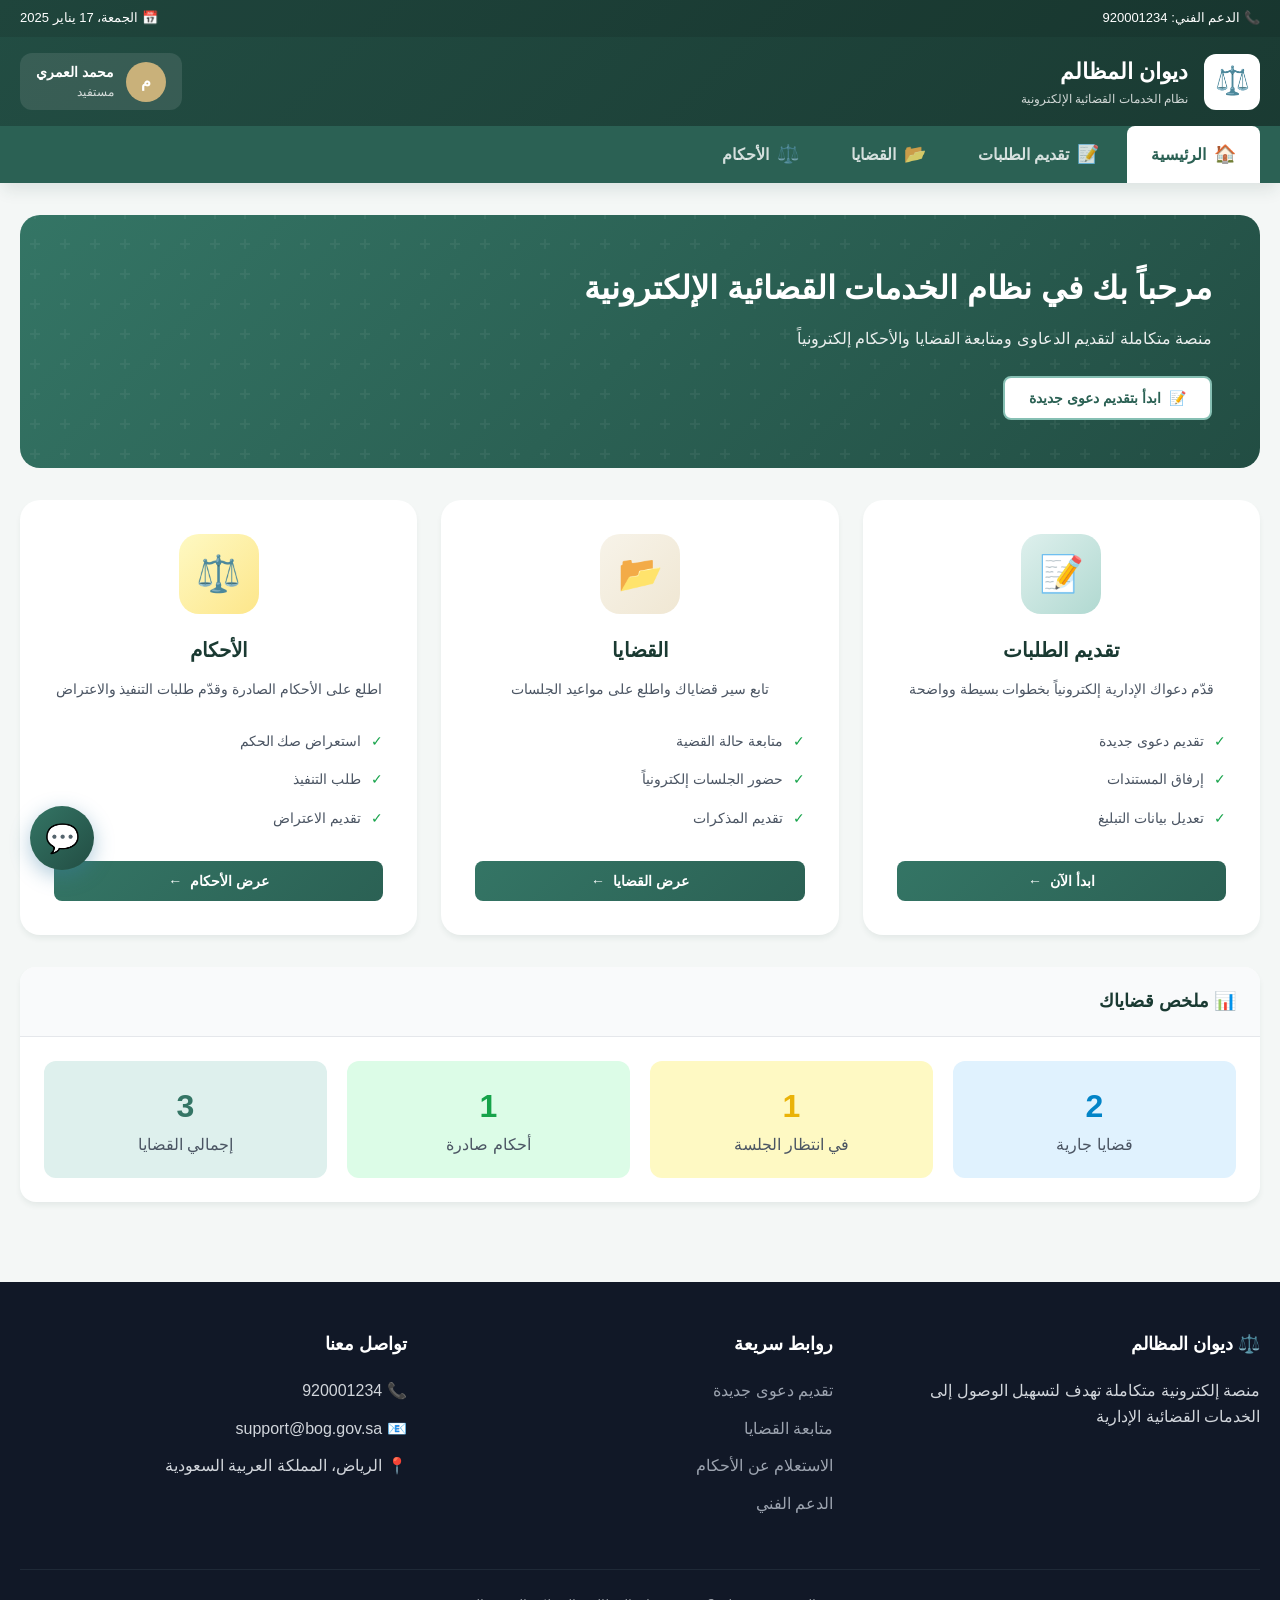
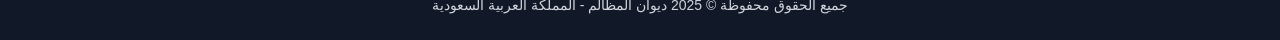
<file: index.html>
<!DOCTYPE html>
<html lang="ar" dir="rtl">

<head>
    <meta charset="UTF-8">
    <meta name="viewport" content="width=device-width, initial-scale=1.0">
    <title>نظام الخدمات القضائية الإلكترونية - ديوان المظالم</title>

    <!-- CSS Files -->
    <link rel="stylesheet" href="css/variables.css">
    <link rel="stylesheet" href="css/base.css">
    <link rel="stylesheet" href="css/controls.css">
    <link rel="stylesheet" href="css/layout.css">
    <link rel="stylesheet" href="css/cards.css">
    <link rel="stylesheet" href="css/forms.css">
    <link rel="stylesheet" href="css/modals.css">
    <link rel="stylesheet" href="css/tables.css">
    <link rel="stylesheet" href="css/chatbot.css">
</head>

<body>
    <!-- Header -->
    <header class="header">
        <div class="header-top">
            <div class="container">
                <span>📞 الدعم الفني: 920001234</span>
                <span>📅 الجمعة، 17 يناير 2025</span>
            </div>
        </div>
        <div class="header-main">
            <div class="container">
                <div class="logo">
                    <div class="logo-icon">⚖️</div>
                    <div class="logo-text">
                        <h1>ديوان المظالم</h1>
                        <p>نظام الخدمات القضائية الإلكترونية</p>
                    </div>
                </div>
                <div class="header-actions">
                    <div class="user-menu">
                        <div class="user-avatar">م</div>
                        <div class="user-info">
                            <div class="user-name">محمد العمري</div>
                            <div class="user-role">مستفيد</div>
                        </div>
                    </div>
                </div>
            </div>
        </div>
        <nav class="main-nav">
            <div class="container">
                <ul class="nav-list">
                    <li class="nav-item active">
                        <a href="#" data-section="home">
                            <span class="nav-icon">🏠</span>
                            الرئيسية
                        </a>
                    </li>
                    <li class="nav-item">
                        <a href="#" data-section="requests">
                            <span class="nav-icon">📝</span>
                            تقديم الطلبات
                        </a>
                    </li>
                    <li class="nav-item">
                        <a href="#" data-section="cases">
                            <span class="nav-icon">📂</span>
                            القضايا
                        </a>
                    </li>
                    <li class="nav-item">
                        <a href="#" data-section="verdicts">
                            <span class="nav-icon">⚖️</span>
                            الأحكام
                        </a>
                    </li>
                </ul>
            </div>
        </nav>
    </header>

    <!-- Main Content -->
    <main class="main-content">
        <div class="container" id="main-content">
            <!-- المحتوى يتم تحميله ديناميكياً -->
        </div>
    </main>

    <!-- Footer -->
    <footer class="footer">
        <div class="container">
            <div class="footer-content">
                <div class="footer-section">
                    <h3>⚖️ ديوان المظالم</h3>
                    <p>منصة إلكترونية متكاملة تهدف لتسهيل الوصول إلى الخدمات القضائية الإدارية</p>
                </div>
                <div class="footer-section">
                    <h3>روابط سريعة</h3>
                    <ul class="footer-links">
                        <li><a href="#">تقديم دعوى جديدة</a></li>
                        <li><a href="#">متابعة القضايا</a></li>
                        <li><a href="#">الاستعلام عن الأحكام</a></li>
                        <li><a href="#">الدعم الفني</a></li>
                    </ul>
                </div>
                <div class="footer-section">
                    <h3>تواصل معنا</h3>
                    <ul class="footer-links">
                        <li>📞 920001234</li>
                        <li>📧 support@bog.gov.sa</li>
                        <li>📍 الرياض، المملكة العربية السعودية</li>
                    </ul>
                </div>
            </div>
            <div class="footer-bottom">
                <p>جميع الحقوق محفوظة © 2025 ديوان المظالم - المملكة العربية السعودية</p>
            </div>
        </div>
    </footer>

    <!-- JavaScript Files -->
    <script src="js/data.js"></script>
    <script src="js/utils.js"></script>
    <script src="js/navigation.js"></script>
    <script src="js/pages/home.js"></script>
    <script src="js/pages/requests.js"></script>
    <script src="js/pages/cases.js"></script>
    <script src="js/pages/verdicts.js"></script>
    <script src="js/components/stepper.js"></script>
    <script src="js/components/fileUpload.js"></script>
    <script src="js/components/modals.js"></script>
    <script src="js/components/chatbot.js"></script>
    <script src="js/app.js"></script>
</body>

</html>
</file>
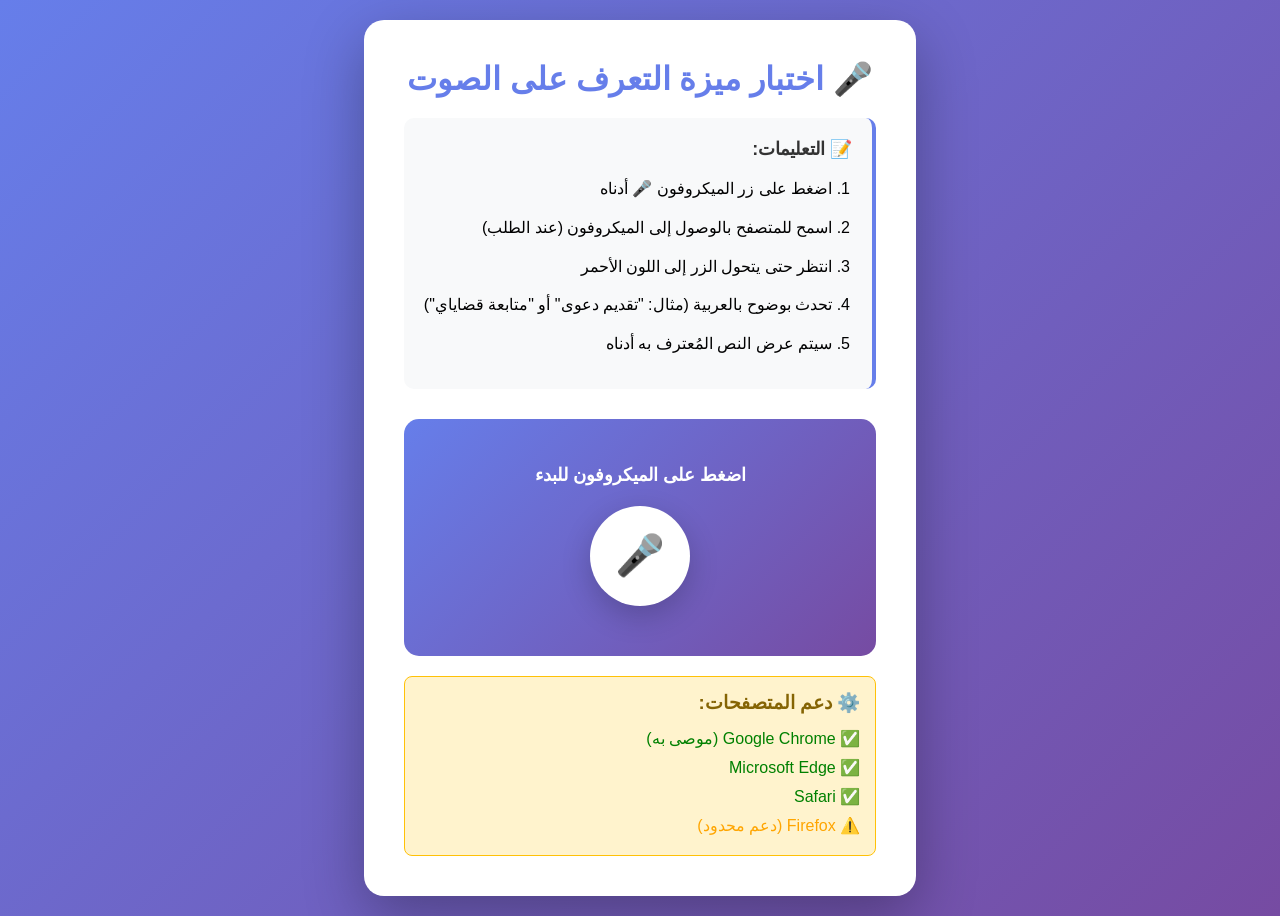
<file: voice-test.html>
<!DOCTYPE html>
<html lang="ar" dir="rtl">

<head>
    <meta charset="UTF-8">
    <meta name="viewport" content="width=device-width, initial-scale=1.0">
    <title>اختبار ميزة التعرف على الصوت - شات بوت</title>

    <style>
        * {
            margin: 0;
            padding: 0;
            box-sizing: border-box;
            font-family: 'Segoe UI', Tahoma, Geneva, Verdana, sans-serif;
        }

        body {
            background: linear-gradient(135deg, #667eea 0%, #764ba2 100%);
            min-height: 100vh;
            display: flex;
            align-items: center;
            justify-content: center;
            padding: 20px;
        }

        .test-container {
            background: white;
            border-radius: 20px;
            padding: 40px;
            max-width: 600px;
            box-shadow: 0 20px 60px rgba(0, 0, 0, 0.3);
        }

        h1 {
            color: #667eea;
            margin-bottom: 20px;
            text-align: center;
        }

        .instructions {
            background: #f8f9fa;
            padding: 20px;
            border-radius: 10px;
            margin-bottom: 30px;
            border-right: 4px solid #667eea;
        }

        .instructions h2 {
            color: #333;
            margin-bottom: 15px;
            font-size: 18px;
        }

        .instructions ol {
            padding-right: 20px;
            line-height: 1.8;
        }

        .instructions li {
            margin-bottom: 10px;
        }

        .voice-test-area {
            background: linear-gradient(135deg, #667eea 0%, #764ba2 100%);
            padding: 30px;
            border-radius: 15px;
            text-align: center;
            color: white;
        }

        .mic-button {
            width: 100px;
            height: 100px;
            border-radius: 50%;
            background: white;
            border: none;
            cursor: pointer;
            font-size: 40px;
            margin: 20px auto;
            display: block;
            transition: all 0.3s;
            box-shadow: 0 10px 30px rgba(0, 0, 0, 0.2);
        }

        .mic-button:hover {
            transform: scale(1.1);
        }

        .mic-button.recording {
            background: #ef4444;
            animation: pulse 1.5s infinite;
        }

        @keyframes pulse {

            0%,
            100% {
                transform: scale(1);
            }

            50% {
                transform: scale(1.1);
            }
        }

        .result {
            background: white;
            color: #333;
            padding: 20px;
            border-radius: 10px;
            margin-top: 20px;
            min-height: 80px;
            display: none;
        }

        .result.show {
            display: block;
        }

        .status {
            font-size: 18px;
            margin: 15px 0;
            font-weight: bold;
        }

        .browser-support {
            background: #fff3cd;
            border: 1px solid #ffc107;
            padding: 15px;
            border-radius: 8px;
            margin-top: 20px;
        }

        .browser-support h3 {
            color: #856404;
            margin-bottom: 10px;
        }

        .browser-list {
            list-style: none;
            padding: 0;
        }

        .browser-list li {
            padding: 5px 0;
        }

        .supported {
            color: green;
        }

        .limited {
            color: orange;
        }
    </style>
</head>

<body>
    <div class="test-container">
        <h1>🎤 اختبار ميزة التعرف على الصوت</h1>

        <div class="instructions">
            <h2>📝 التعليمات:</h2>
            <ol>
                <li>اضغط على زر الميكروفون 🎤 أدناه</li>
                <li>اسمح للمتصفح بالوصول إلى الميكروفون (عند الطلب)</li>
                <li>انتظر حتى يتحول الزر إلى اللون الأحمر</li>
                <li>تحدث بوضوح بالعربية (مثال: "تقديم دعوى" أو "متابعة قضاياي")</li>
                <li>سيتم عرض النص المُعترف به أدناه</li>
            </ol>
        </div>

        <div class="voice-test-area">
            <div class="status" id="status">اضغط على الميكروفون للبدء</div>
            <button class="mic-button" id="micButton" onclick="toggleRecording()">🎤</button>

            <div class="result" id="result">
                <h3>النص المُعترف به:</h3>
                <p id="transcript"></p>
            </div>
        </div>

        <div class="browser-support">
            <h3>⚙️ دعم المتصفحات:</h3>
            <ul class="browser-list">
                <li class="supported">✅ Google Chrome (موصى به)</li>
                <li class="supported">✅ Microsoft Edge</li>
                <li class="supported">✅ Safari</li>
                <li class="limited">⚠️ Firefox (دعم محدود)</li>
            </ul>
        </div>
    </div>

    <script>
        let recognition = null;
        let isRecording = false;

        // تهيئة التعرف على الصوت
        function initRecognition() {
            const SpeechRecognition = window.SpeechRecognition || window.webkitSpeechRecognition;

            if (!SpeechRecognition) {
                alert('عذراً، متصفحك لا يدعم ميزة التعرف على الصوت.\nيرجى استخدام Google Chrome أو Microsoft Edge.');
                return false;
            }

            recognition = new SpeechRecognition();
            recognition.lang = 'ar-SA';
            recognition.continuous = false;
            recognition.interimResults = false;

            recognition.onstart = () => {
                updateStatus('🎤 جاري الاستماع... تحدث الآن');
            };

            recognition.onresult = (event) => {
                const transcript = event.results[0][0].transcript;
                const confidence = (event.results[0][0].confidence * 100).toFixed(2);

                document.getElementById('transcript').innerHTML = `
                    <strong>الكلام:</strong> ${transcript}<br>
                    <strong>نسبة الثقة:</strong> ${confidence}%
                `;
                document.getElementById('result').classList.add('show');
                updateStatus('✅ تم التعرف على الصوت بنجاح!');
            };

            recognition.onerror = (event) => {
                let errorMessage = '';
                switch (event.error) {
                    case 'no-speech':
                        errorMessage = '⚠️ لم يتم اكتشاف أي صوت';
                        break;
                    case 'not-allowed':
                        errorMessage = '❌ يرجى السماح بالوصول إلى الميكروفون';
                        break;
                    case 'aborted':
                        errorMessage = '⏹️ تم إلغاء التسجيل';
                        break;
                    default:
                        errorMessage = '❌ حدث خطأ: ' + event.error;
                }
                updateStatus(errorMessage);
                stopRecording();
            };

            recognition.onend = () => {
                stopRecording();
            };

            return true;
        }

        function toggleRecording() {
            if (isRecording) {
                stopRecording();
            } else {
                startRecording();
            }
        }

        function startRecording() {
            if (!recognition && !initRecognition()) {
                return;
            }

            try {
                isRecording = true;
                recognition.start();

                const micButton = document.getElementById('micButton');
                micButton.classList.add('recording');
                micButton.textContent = '⏸️';
            } catch (error) {
                console.error('خطأ في بدء التسجيل:', error);
                stopRecording();
            }
        }

        function stopRecording() {
            if (!isRecording) return;

            isRecording = false;

            if (recognition) {
                try {
                    recognition.stop();
                } catch (error) {
                    console.error('خطأ في إيقاف التسجيل:', error);
                }
            }

            const micButton = document.getElementById('micButton');
            micButton.classList.remove('recording');
            micButton.textContent = '🎤';

            if (document.getElementById('status').textContent.includes('جاري')) {
                updateStatus('اضغط على الميكروفون للبدء');
            }
        }

        function updateStatus(message) {
            document.getElementById('status').textContent = message;
        }
    </script>
</body>

</html>
</file>
<file: css/variables.css>
/* variables.css - المتغيرات والألوان */

:root {
    /* الألوان الأساسية - الأخضر الخاص بناجز */
    --primary-900: #1a3a32;
    --primary-800: #224d43;
    --primary-700: #2b6154;
    --primary-600: #347565;
    --primary-500: #3d8977;
    --primary-400: #5fa494;
    --primary-300: #86bfb3;
    --primary-200: #b1d9d1;
    --primary-100: #def0ed;
    --primary-50: #eff8f6;

    /* الألوان الثانوية - الذهبي/البيج الهادئ */
    --secondary-900: #4a3f28;
    --secondary-800: #6b5c3b;
    --secondary-700: #8c794d;
    --secondary-600: #ad9660;
    --secondary-500: #c9b17a;
    --secondary-400: #d6c397;
    --secondary-300: #e3d5b5;
    --secondary-200: #f0e7d3;
    --secondary-100: #f7f3e9;
    --secondary-50: #fcfaf5;

    /* ألوان التنبيه والحالات */
    --warning-500: #eab308;
    --warning-100: #fef9c3;
    --danger-500: #dc2626;
    --danger-100: #fee2e2;
    --success-500: #16a34a;
    --success-100: #dcfce7;
    --info-500: #0284c7;
    --info-100: #e0f2fe;

    /* ألوان محايدة */
    --gray-900: #111827;
    --gray-800: #1f2937;
    --gray-700: #374151;
    --gray-600: #4b5563;
    --gray-500: #6b7280;
    --gray-400: #9ca3af;
    --gray-300: #d1d5db;
    --gray-200: #e5e7eb;
    --gray-100: #f3f4f6;
    --gray-50: #f9fafb;
    --white: #ffffff;

    /* ألوان الخلفية */
    --bg-primary: #f4f7f6;
    --bg-secondary: var(--white);
    --bg-accent: var(--primary-50);

    /* ألوان النص */
    --text-primary: #1a3a32;
    --text-secondary: #4b5563;
    --text-muted: #9ca3af;
    --text-inverse: var(--white);

    /* ألوان الحدود */
    --border-light: #e5e7eb;
    --border-medium: #d1d5db;
    --border-dark: var(--primary-200);

    /* ظلال */
    --shadow-sm: 0 1px 2px 0 rgba(26, 58, 50, 0.05);
    --shadow-md: 0 4px 6px -1px rgba(26, 58, 50, 0.08);
    --shadow-lg: 0 10px 15px -3px rgba(26, 58, 50, 0.1);
    --shadow-xl: 0 20px 25px -5px rgba(26, 58, 50, 0.1);
}
</file>
<file: css/base.css>
/* base.css - الأساسيات */

* {
    margin: 0;
    padding: 0;
    box-sizing: border-box;
}

body {
    font-family: 'Segoe UI', Tahoma, Geneva, Verdana, sans-serif;
    background-color: var(--bg-primary);
    color: var(--text-primary);
    line-height: 1.6;
    direction: rtl;
}

.container {
    max-width: 1400px;
    margin: 0 auto;
    padding: 0 20px;
}

.main-content {
    padding: 32px 0;
    min-height: calc(100vh - 200px);
}
</file>
<file: css/controls.css>
/* controls.css - عناصر التحكم (الأزرار والشارات والتنبيهات) */

/* الأزرار */
.btn {
    display: inline-flex;
    align-items: center;
    justify-content: center;
    gap: 8px;
    padding: 12px 24px;
    border: none;
    border-radius: 8px;
    font-size: 14px;
    font-weight: 600;
    cursor: pointer;
    transition: all 0.3s ease;
    text-decoration: none;
}

.btn-primary {
    background: linear-gradient(135deg, var(--primary-600), var(--primary-700));
    color: var(--text-inverse);
}

.btn-primary:hover {
    background: linear-gradient(135deg, var(--primary-700), var(--primary-800));
    transform: translateY(-2px);
    box-shadow: var(--shadow-lg);
}

.btn-secondary {
    background: var(--white);
    color: var(--primary-700);
    border: 2px solid var(--primary-300);
}

.btn-secondary:hover {
    background: var(--primary-50);
    border-color: var(--primary-500);
}

.btn-success {
    background: linear-gradient(135deg, var(--secondary-500), var(--secondary-600));
    color: var(--text-inverse);
}

.btn-success:hover {
    background: linear-gradient(135deg, var(--secondary-600), var(--secondary-700));
    transform: translateY(-2px);
}

.btn-danger {
    background: linear-gradient(135deg, var(--danger-500), #dc2626);
    color: var(--text-inverse);
}

.btn-outline {
    background: transparent;
    color: var(--primary-600);
    border: 2px solid var(--primary-400);
}

.btn-outline:hover {
    background: var(--primary-600);
    color: var(--text-inverse);
}

.btn-sm {
    padding: 8px 16px;
    font-size: 13px;
}

.btn-lg {
    padding: 16px 32px;
    font-size: 16px;
}

.btn-block {
    width: 100%;
}

/* الشارات */
.badge {
    display: inline-flex;
    align-items: center;
    padding: 4px 12px;
    border-radius: 20px;
    font-size: 12px;
    font-weight: 600;
}

.badge-primary {
    background: var(--primary-100);
    color: var(--primary-700);
}

.badge-success {
    background: var(--success-100);
    color: var(--secondary-700);
}

.badge-warning {
    background: var(--warning-100);
    color: #b45309;
}

.badge-danger {
    background: var(--danger-100);
    color: #b91c1c;
}

.badge-info {
    background: var(--info-100);
    color: #1d4ed8;
}

/* التنبيهات */
.alert {
    padding: 16px 20px;
    border-radius: 12px;
    margin-bottom: 20px;
    display: flex;
    align-items: flex-start;
    gap: 12px;
}

.alert-success {
    background: var(--success-100);
    border: 1px solid var(--success-500);
    color: var(--secondary-800);
}

.alert-warning {
    background: var(--warning-100);
    border: 1px solid var(--warning-500);
    color: #92400e;
}

.alert-danger {
    background: var(--danger-100);
    border: 1px solid var(--danger-500);
    color: #991b1b;
}

.alert-info {
    background: var(--info-100);
    border: 1px solid var(--info-500);
    color: #1e40af;
}

/* التبويبات */
.tabs {
    display: flex;
    gap: 4px;
    background: var(--gray-100);
    padding: 4px;
    border-radius: 12px;
}

.tab {
    padding: 12px 24px;
    border: none;
    background: transparent;
    border-radius: 8px;
    cursor: pointer;
    font-weight: 600;
    color: var(--text-secondary);
    transition: all 0.3s ease;
}

.tab:hover {
    color: var(--primary-600);
}

.tab.active {
    background: var(--white);
    color: var(--primary-700);
    box-shadow: var(--shadow-sm);
}

/* Loader */
.loader {
    width: 40px;
    height: 40px;
    border: 4px solid var(--gray-200);
    border-top-color: var(--primary-600);
    border-radius: 50%;
    animation: spin 1s linear infinite;
}

@keyframes spin {
    to {
        transform: rotate(360deg);
    }
}

/* رسائل فارغة */
.empty-state {
    text-align: center;
    padding: 60px 20px;
}

.empty-state-icon {
    font-size: 64px;
    margin-bottom: 20px;
}

.empty-state-title {
    font-size: 20px;
    font-weight: 700;
    margin-bottom: 8px;
    color: var(--text-primary);
}

.empty-state-text {
    color: var(--text-secondary);
    margin-bottom: 24px;
}
</file>
<file: css/layout.css>
/* layout.css - التخطيط (Header, Footer, Navigation) */

/* الهيدر */
.header {
    background: linear-gradient(135deg, var(--primary-800), var(--primary-900));
    color: var(--text-inverse);
    padding: 0;
    position: sticky;
    top: 0;
    z-index: 100;
    box-shadow: var(--shadow-lg);
}

.header-top {
    background: rgba(0, 0, 0, 0.1);
    padding: 8px 0;
    font-size: 13px;
}

.header-top .container {
    display: flex;
    justify-content: space-between;
    align-items: center;
}

.header-main {
    padding: 16px 0;
}

.header-main .container {
    display: flex;
    justify-content: space-between;
    align-items: center;
}

.logo {
    display: flex;
    align-items: center;
    gap: 16px;
}

.logo-icon {
    width: 56px;
    height: 56px;
    background: var(--white);
    border-radius: 12px;
    display: flex;
    align-items: center;
    justify-content: center;
    font-size: 28px;
}

.logo-text h1 {
    font-size: 22px;
    font-weight: 700;
}

.logo-text p {
    font-size: 12px;
    opacity: 0.8;
}

.header-actions {
    display: flex;
    align-items: center;
    gap: 16px;
}

.user-menu {
    display: flex;
    align-items: center;
    gap: 12px;
    padding: 8px 16px;
    background: rgba(255, 255, 255, 0.1);
    border-radius: 12px;
    cursor: pointer;
    transition: all 0.3s ease;
}

.user-menu:hover {
    background: rgba(255, 255, 255, 0.2);
}

.user-avatar {
    width: 40px;
    height: 40px;
    background: var(--secondary-500);
    border-radius: 50%;
    display: flex;
    align-items: center;
    justify-content: center;
    font-weight: 700;
}

.user-info {
    text-align: right;
}

.user-name {
    font-weight: 600;
    font-size: 14px;
}

.user-role {
    font-size: 12px;
    opacity: 0.8;
}

/* التنقل الرئيسي */
.main-nav {
    background: var(--primary-700);
}

.nav-list {
    display: flex;
    list-style: none;
    gap: 4px;
}

.nav-item a {
    display: flex;
    align-items: center;
    gap: 8px;
    padding: 14px 24px;
    color: rgba(255, 255, 255, 0.8);
    text-decoration: none;
    font-weight: 600;
    transition: all 0.3s ease;
    border-radius: 8px 8px 0 0;
}

.nav-item a:hover,
.nav-item.active a {
    background: var(--white);
    color: var(--primary-700);
}

.nav-icon {
    font-size: 18px;
}

/* Footer */
.footer {
    background: var(--gray-900);
    color: var(--gray-300);
    padding: 48px 0 24px;
    margin-top: 48px;
}

.footer-content {
    display: grid;
    grid-template-columns: repeat(auto-fit, minmax(250px, 1fr));
    gap: 40px;
    margin-bottom: 40px;
}

.footer-section h3 {
    color: var(--white);
    font-size: 18px;
    margin-bottom: 20px;
}

.footer-links {
    list-style: none;
}

.footer-links li {
    margin-bottom: 12px;
}

.footer-links a {
    color: var(--gray-400);
    text-decoration: none;
    transition: color 0.3s ease;
}

.footer-links a:hover {
    color: var(--white);
}

.footer-bottom {
    padding-top: 24px;
    border-top: 1px solid var(--gray-800);
    text-align: center;
    font-size: 14px;
}

/* البانر */
.hero-banner {
    background: linear-gradient(135deg, var(--primary-600), var(--primary-800));
    color: var(--text-inverse);
    padding: 48px;
    border-radius: 20px;
    margin-bottom: 32px;
    position: relative;
    overflow: hidden;
}

.hero-banner::before {
    content: '';
    position: absolute;
    top: -50%;
    left: -50%;
    width: 200%;
    height: 200%;
    background: url("data:image/svg+xml,%3Csvg width='60' height='60' viewBox='0 0 60 60' xmlns='http://www.w3.org/2000/svg'%3E%3Cg fill='none' fill-rule='evenodd'%3E%3Cg fill='%23ffffff' fill-opacity='0.05'%3E%3Cpath d='M36 34v-4h-2v4h-4v2h4v4h2v-4h4v-2h-4zm0-30V0h-2v4h-4v2h4v4h2V6h4V4h-4zM6 34v-4H4v4H0v2h4v4h2v-4h4v-2H6zM6 4V0H4v4H0v2h4v4h2V6h4V4H6z'/%3E%3C/g%3E%3C/g%3E%3C/svg%3E");
}

.hero-content {
    position: relative;
    z-index: 1;
}

.hero-title {
    font-size: 32px;
    font-weight: 700;
    margin-bottom: 12px;
}

.hero-subtitle {
    font-size: 16px;
    opacity: 0.9;
    margin-bottom: 24px;
}

/* Responsive */
@media (max-width: 768px) {
    .header-main .container {
        flex-direction: column;
        gap: 16px;
    }

    .nav-list {
        flex-wrap: wrap;
        justify-content: center;
    }

    .hero-banner {
        padding: 24px;
    }

    .hero-title {
        font-size: 24px;
    }
}
</file>
<file: css/cards.css>
/* cards.css - البطاقات */

/* البطاقات الأساسية */
.card {
    background: var(--white);
    border-radius: 16px;
    box-shadow: var(--shadow-md);
    overflow: hidden;
    transition: all 0.3s ease;
}

.card:hover {
    box-shadow: var(--shadow-xl);
    transform: translateY(-4px);
}

.card-header {
    padding: 20px 24px;
    border-bottom: 1px solid var(--border-light);
    background: var(--gray-50);
}

.card-title {
    font-size: 18px;
    font-weight: 700;
    color: var(--text-primary);
}

.card-body {
    padding: 24px;
}

.card-footer {
    padding: 16px 24px;
    border-top: 1px solid var(--border-light);
    background: var(--gray-50);
}

/* بطاقات الخدمات */
.services-grid {
    display: grid;
    grid-template-columns: repeat(auto-fit, minmax(320px, 1fr));
    gap: 24px;
    margin-bottom: 32px;
}

.service-card {
    background: var(--white);
    border-radius: 20px;
    padding: 32px;
    text-align: center;
    box-shadow: var(--shadow-md);
    transition: all 0.3s ease;
    cursor: pointer;
    border: 2px solid transparent;
}

.service-card:hover {
    transform: translateY(-8px);
    box-shadow: var(--shadow-xl);
    border-color: var(--primary-300);
}

.service-card.active {
    border-color: var(--primary-500);
    background: var(--primary-50);
}

.service-icon {
    width: 80px;
    height: 80px;
    margin: 0 auto 20px;
    background: linear-gradient(135deg, var(--primary-100), var(--primary-200));
    border-radius: 20px;
    display: flex;
    align-items: center;
    justify-content: center;
    font-size: 36px;
}

.service-card:nth-child(2) .service-icon {
    background: linear-gradient(135deg, var(--secondary-100), var(--secondary-200));
}

.service-card:nth-child(3) .service-icon {
    background: linear-gradient(135deg, var(--warning-100), #fde68a);
}

.service-title {
    font-size: 20px;
    font-weight: 700;
    margin-bottom: 12px;
    color: var(--text-primary);
}

.service-desc {
    color: var(--text-secondary);
    font-size: 14px;
    margin-bottom: 20px;
    line-height: 1.7;
}

.service-features {
    text-align: right;
    margin-bottom: 24px;
}

.service-feature {
    display: flex;
    align-items: center;
    gap: 10px;
    padding: 8px 0;
    font-size: 14px;
    color: var(--text-secondary);
}

.service-feature-icon {
    color: var(--success-500);
}

/* بطاقة الطرف */
.party-card {
    background: var(--gray-50);
    border-radius: 16px;
    padding: 24px;
    margin-bottom: 20px;
    border: 2px solid var(--border-light);
}

.party-header {
    display: flex;
    justify-content: space-between;
    align-items: center;
    margin-bottom: 20px;
}

.party-title {
    font-size: 16px;
    font-weight: 700;
    display: flex;
    align-items: center;
    gap: 10px;
}

.party-badge {
    padding: 4px 12px;
    background: var(--primary-100);
    color: var(--primary-700);
    border-radius: 20px;
    font-size: 12px;
    font-weight: 600;
}

/* بطاقات القضايا */
.cases-list {
    display: flex;
    flex-direction: column;
    gap: 16px;
}

.case-card {
    background: var(--white);
    border-radius: 16px;
    padding: 24px;
    box-shadow: var(--shadow-md);
    border-right: 4px solid var(--primary-500);
    transition: all 0.3s ease;
}

.case-card:hover {
    box-shadow: var(--shadow-lg);
    transform: translateX(-4px);
}

.case-header {
    display: flex;
    justify-content: space-between;
    align-items: flex-start;
    margin-bottom: 16px;
}

.case-number {
    font-size: 18px;
    font-weight: 700;
    color: var(--primary-700);
}

.case-status {
    padding: 6px 14px;
    border-radius: 20px;
    font-size: 13px;
    font-weight: 600;
}

.case-status.pending {
    background: var(--warning-100);
    color: #b45309;
}

.case-status.active {
    background: var(--info-100);
    color: #1d4ed8;
}

.case-status.completed {
    background: var(--success-100);
    color: var(--secondary-700);
}

.case-details {
    display: grid;
    grid-template-columns: repeat(auto-fit, minmax(200px, 1fr));
    gap: 16px;
    margin-bottom: 20px;
}

.case-detail {
    display: flex;
    flex-direction: column;
    gap: 4px;
}

.case-detail-label {
    font-size: 12px;
    color: var(--text-muted);
}

.case-detail-value {
    font-weight: 600;
}

.case-actions {
    display: flex;
    gap: 12px;
    padding-top: 16px;
    border-top: 1px solid var(--border-light);
}

/* بطاقة الجلسة */
.session-card {
    background: linear-gradient(135deg, var(--primary-50), var(--white));
    border: 2px solid var(--primary-200);
    border-radius: 16px;
    padding: 24px;
    margin-bottom: 16px;
}

.session-header {
    display: flex;
    justify-content: space-between;
    align-items: center;
    margin-bottom: 20px;
}

.session-date {
    display: flex;
    align-items: center;
    gap: 12px;
}

.session-date-icon {
    width: 50px;
    height: 50px;
    background: var(--primary-600);
    color: var(--white);
    border-radius: 12px;
    display: flex;
    flex-direction: column;
    align-items: center;
    justify-content: center;
    font-size: 12px;
}

.session-date-day {
    font-size: 18px;
    font-weight: 700;
}

.session-info h4 {
    font-weight: 700;
    margin-bottom: 4px;
}

.session-info p {
    font-size: 13px;
    color: var(--text-secondary);
}

.session-link {
    display: inline-flex;
    align-items: center;
    gap: 8px;
    padding: 10px 20px;
    background: var(--success-500);
    color: var(--white);
    text-decoration: none;
    border-radius: 10px;
    font-weight: 600;
    transition: all 0.3s ease;
}

.session-link:hover {
    background: var(--secondary-600);
}

/* بطاقة الحكم */
.verdict-card {
    background: var(--white);
    border-radius: 20px;
    overflow: hidden;
    box-shadow: var(--shadow-lg);
}

.verdict-header {
    background: linear-gradient(135deg, var(--primary-700), var(--primary-800));
    color: var(--white);
    padding: 24px 32px;
}

.verdict-title {
    font-size: 20px;
    font-weight: 700;
    margin-bottom: 8px;
}

.verdict-meta {
    display: flex;
    gap: 24px;
    font-size: 14px;
    opacity: 0.9;
}

.verdict-body {
    padding: 32px;
}

.verdict-content {
    background: var(--gray-50);
    padding: 24px;
    border-radius: 12px;
    border-right: 4px solid var(--primary-500);
    margin-bottom: 24px;
    line-height: 1.8;
}

.verdict-actions {
    display: flex;
    gap: 16px;
    flex-wrap: wrap;
}

/* Responsive */
@media (max-width: 768px) {
    .services-grid {
        grid-template-columns: 1fr;
    }

    .case-actions {
        flex-direction: column;
    }

    .verdict-actions {
        flex-direction: column;
    }
}
</file>
<file: css/forms.css>
/* forms.css - النماذج وحقول الإدخال */

/* حقول الإدخال */
.form-group {
    margin-bottom: 20px;
}

.form-label {
    display: block;
    margin-bottom: 8px;
    font-weight: 600;
    color: var(--text-primary);
}

.form-label.required::after {
    content: ' *';
    color: var(--danger-500);
}

.form-control {
    width: 100%;
    padding: 12px 16px;
    border: 2px solid var(--border-light);
    border-radius: 8px;
    font-size: 14px;
    transition: all 0.3s ease;
    background: var(--white);
}

.form-control:focus {
    outline: none;
    border-color: var(--primary-500);
    box-shadow: 0 0 0 3px rgba(58, 124, 165, 0.1);
}

.form-control:disabled {
    background: var(--gray-100);
    cursor: not-allowed;
}

.form-control.error {
    border-color: var(--danger-500);
}

.form-hint {
    font-size: 12px;
    color: var(--text-muted);
    margin-top: 4px;
}

.form-error {
    font-size: 12px;
    color: var(--danger-500);
    margin-top: 4px;
}

/* القوائم المنسدلة */
.form-select {
    appearance: none;
    background-image: url("data:image/svg+xml,%3Csvg xmlns='http://www.w3.org/2000/svg' width='12' height='12' viewBox='0 0 12 12'%3E%3Cpath fill='%236b7280' d='M6 8L1 3h10z'/%3E%3C/svg%3E");
    background-repeat: no-repeat;
    background-position: left 12px center;
    padding-left: 40px;
}

/* مربعات الاختيار */
.checkbox-group {
    display: flex;
    align-items: center;
    gap: 10px;
}

.checkbox {
    width: 20px;
    height: 20px;
    accent-color: var(--primary-600);
}

/* نموذج القسم */
.form-section {
    background: var(--white);
    border-radius: 20px;
    padding: 32px;
    box-shadow: var(--shadow-md);
    margin-bottom: 24px;
}

.section-title {
    font-size: 20px;
    font-weight: 700;
    margin-bottom: 24px;
    padding-bottom: 16px;
    border-bottom: 2px solid var(--gray-100);
    display: flex;
    align-items: center;
    gap: 12px;
}

.section-icon {
    width: 44px;
    height: 44px;
    background: var(--primary-100);
    border-radius: 12px;
    display: flex;
    align-items: center;
    justify-content: center;
    font-size: 20px;
    color: var(--primary-600);
}

.form-row {
    display: grid;
    grid-template-columns: repeat(auto-fit, minmax(250px, 1fr));
    gap: 20px;
}

/* رفع الملفات */
.file-upload-area {
    border: 2px dashed var(--border-medium);
    border-radius: 16px;
    padding: 40px;
    text-align: center;
    transition: all 0.3s ease;
    cursor: pointer;
}

.file-upload-area:hover,
.file-upload-area.dragover {
    border-color: var(--primary-500);
    background: var(--primary-50);
}

.file-upload-icon {
    font-size: 48px;
    color: var(--primary-400);
    margin-bottom: 16px;
}

.file-upload-text {
    font-size: 16px;
    color: var(--text-secondary);
    margin-bottom: 8px;
}

.file-upload-hint {
    font-size: 13px;
    color: var(--text-muted);
}

.file-list {
    margin-top: 20px;
}

.file-item {
    display: flex;
    align-items: center;
    justify-content: space-between;
    padding: 12px 16px;
    background: var(--gray-50);
    border-radius: 10px;
    margin-bottom: 8px;
}

.file-info {
    display: flex;
    align-items: center;
    gap: 12px;
}

.file-icon {
    font-size: 24px;
    color: var(--primary-500);
}

.file-name {
    font-weight: 600;
}

.file-size {
    font-size: 12px;
    color: var(--text-muted);
}

.file-remove {
    color: var(--danger-500);
    cursor: pointer;
    padding: 4px;
}

/* خطوات المعالج */
.stepper {
    display: flex;
    justify-content: space-between;
    margin-bottom: 40px;
    position: relative;
}

.stepper::before {
    content: '';
    position: absolute;
    top: 20px;
    right: 0;
    left: 0;
    height: 3px;
    background: var(--gray-200);
    z-index: 0;
}

.step {
    display: flex;
    flex-direction: column;
    align-items: center;
    position: relative;
    z-index: 1;
}

.step-number {
    width: 44px;
    height: 44px;
    border-radius: 50%;
    background: var(--gray-200);
    color: var(--text-secondary);
    display: flex;
    align-items: center;
    justify-content: center;
    font-weight: 700;
    font-size: 16px;
    margin-bottom: 8px;
    transition: all 0.3s ease;
}

.step.active .step-number {
    background: var(--primary-600);
    color: var(--text-inverse);
    box-shadow: 0 0 0 4px rgba(58, 124, 165, 0.2);
}

.step.completed .step-number {
    background: var(--success-500);
    color: var(--text-inverse);
}

.step-label {
    font-size: 13px;
    font-weight: 600;
    color: var(--text-muted);
}

.step.active .step-label,
.step.completed .step-label {
    color: var(--text-primary);
}

/* Responsive */
@media (max-width: 768px) {
    .form-row {
        grid-template-columns: 1fr;
    }
}
/* ==========================================
   أنماط خطوة التحقق
   ========================================== */

/* حركة التحميل للتحقق */
.verification-loader {
    width: 50px;
    height: 50px;
    border: 4px solid var(--gray-200);
    border-top-color: var(--primary-600);
    border-radius: 50%;
    animation: spin 1s linear infinite;
}

/* بطاقة حالة التحقق */
.verification-status-card {
    margin-bottom: 24px;
}

/* حقل رمز التحقق */
#verification-code-input {
    font-family: 'Courier New', monospace;
}

#verification-code-input:focus {
    border-color: var(--primary-500);
    box-shadow: 0 0 0 3px rgba(58, 124, 165, 0.2);
}

/* تنسيق الخطوات في الـ Stepper */
.stepper {
    display: flex;
    justify-content: space-between;
    margin-bottom: 40px;
    position: relative;
    padding: 0 20px;
}

.stepper::before {
    content: '';
    position: absolute;
    top: 20px;
    right: 40px;
    left: 40px;
    height: 3px;
    background: var(--gray-200);
    z-index: 0;
}

/* تحسين عرض الخطوات على الشاشات الصغيرة */
@media (max-width: 768px) {
    .stepper {
        padding: 0 10px;
    }

    .stepper::before {
        right: 20px;
        left: 20px;
    }

    .step-label {
        font-size: 11px;
        max-width: 60px;
        text-align: center;
    }

    .step-number {
        width: 36px;
        height: 36px;
        font-size: 14px;
    }
}

/* أنماط الزر المعطل */
.btn:disabled {
    opacity: 0.5;
    cursor: not-allowed;
}

.btn:disabled:hover {
    transform: none;
    box-shadow: none;
}

/* تأثير النبض للحالة الجارية */
@keyframes pulse {

    0%,
    100% {
        opacity: 1;
    }

    50% {
        opacity: 0.5;
    }
}

.verification-status-card .verification-loader {
    animation: spin 1s linear infinite;
}

/* رسالة حالة التحقق */
.verification-message {
    padding: 16px;
    border-radius: 12px;
    margin-bottom: 16px;
}

.verification-message.pending {
    background: var(--warning-100);
    border: 1px solid var(--warning-500);
}

.verification-message.success {
    background: var(--success-100);
    border: 1px solid var(--success-500);
}

.verification-message.error {
    background: var(--danger-100);
    border: 1px solid var(--danger-500);
}
</file>
<file: css/modals.css>
/* modals.css - النوافذ المنبثقة */

.modal-overlay {
    position: fixed;
    inset: 0;
    background: rgba(0, 0, 0, 0.5);
    display: flex;
    align-items: center;
    justify-content: center;
    z-index: 1000;
    opacity: 0;
    visibility: hidden;
    transition: all 0.3s ease;
}

.modal-overlay.active {
    opacity: 1;
    visibility: visible;
}

.modal {
    background: var(--white);
    border-radius: 20px;
    width: 90%;
    max-width: 600px;
    max-height: 90vh;
    overflow-y: auto;
    transform: scale(0.9);
    transition: all 0.3s ease;
}

.modal-overlay.active .modal {
    transform: scale(1);
}

.modal-header {
    padding: 20px 24px;
    border-bottom: 1px solid var(--border-light);
    display: flex;
    align-items: center;
    justify-content: space-between;
}

.modal-title {
    font-size: 20px;
    font-weight: 700;
}

.modal-close {
    width: 36px;
    height: 36px;
    border: none;
    background: var(--gray-100);
    border-radius: 50%;
    cursor: pointer;
    font-size: 20px;
    color: var(--text-secondary);
    transition: all 0.3s ease;
}

.modal-close:hover {
    background: var(--danger-100);
    color: var(--danger-500);
}

.modal-body {
    padding: 24px;
}

.modal-footer {
    padding: 16px 24px;
    border-top: 1px solid var(--border-light);
    display: flex;
    gap: 12px;
    justify-content: flex-start;
}

/* Responsive */
@media (max-width: 768px) {
    .modal {
        width: 95%;
        margin: 10px;
    }
}
</file>
<file: css/tables.css>
/* tables.css - الجداول */

.table-container {
    overflow-x: auto;
    border-radius: 12px;
    box-shadow: var(--shadow-md);
}

.table {
    width: 100%;
    border-collapse: collapse;
    background: var(--white);
}

.table th,
.table td {
    padding: 14px 16px;
    text-align: right;
    border-bottom: 1px solid var(--border-light);
}

.table th {
    background: var(--primary-700);
    color: var(--text-inverse);
    font-weight: 600;
}

.table tbody tr:hover {
    background: var(--gray-50);
}

.table tbody tr:last-child td {
    border-bottom: none;
}
</file>
<file: css/chatbot.css>
/* ==========================================
   أنماط الشات بوت التفاعلي
   ========================================== */

/* زر الشات العائم */
.chatbot-fab {
    position: fixed;
    bottom: 30px;
    left: 30px;
    width: 64px;
    height: 64px;
    border-radius: 50%;
    background: linear-gradient(135deg, var(--primary-600), var(--primary-800));
    color: white;
    border: none;
    cursor: pointer;
    box-shadow: 0 6px 20px rgba(58, 124, 165, 0.4);
    z-index: 1000;
    display: flex;
    align-items: center;
    justify-content: center;
    transition: all 0.3s ease;
}

.chatbot-fab:hover {
    transform: scale(1.1);
    box-shadow: 0 8px 25px rgba(58, 124, 165, 0.5);
}

.chatbot-fab.open .fab-icon {
    display: none;
}

.fab-icon {
    font-size: 28px;
}

.fab-badge {
    position: absolute;
    top: -5px;
    right: -5px;
    background: var(--danger-500);
    color: white;
    font-size: 12px;
    font-weight: bold;
    width: 22px;
    height: 22px;
    border-radius: 50%;
    display: flex;
    align-items: center;
    justify-content: center;
}

/* نافذة الشات */
.chatbot-container {
    position: fixed;
    bottom: 110px;
    left: 30px;
    width: 400px;
    height: 550px;
    background: var(--white);
    border-radius: 24px;
    box-shadow: 0 10px 50px rgba(0, 0, 0, 0.2);
    z-index: 999;
    display: none;
    flex-direction: column;
    overflow: hidden;
    animation: slideUp 0.3s ease;
}

.chatbot-container.open {
    display: flex;
}

@keyframes slideUp {
    from {
        opacity: 0;
        transform: translateY(20px);
    }

    to {
        opacity: 1;
        transform: translateY(0);
    }
}

/* رأس الشات */
.chatbot-header {
    background: linear-gradient(135deg, var(--primary-700), var(--primary-900));
    color: white;
    padding: 16px 20px;
    display: flex;
    align-items: center;
    justify-content: space-between;
}

.chatbot-header-info {
    display: flex;
    align-items: center;
    gap: 12px;
}

.chatbot-avatar {
    width: 45px;
    height: 45px;
    background: rgba(255, 255, 255, 0.2);
    border-radius: 50%;
    display: flex;
    align-items: center;
    justify-content: center;
    font-size: 24px;
}

.chatbot-header-text {
    display: flex;
    flex-direction: column;
}

.chatbot-name {
    font-weight: 700;
    font-size: 16px;
}

.chatbot-status {
    font-size: 12px;
    opacity: 0.9;
    display: flex;
    align-items: center;
    gap: 6px;
}

.status-dot {
    width: 8px;
    height: 8px;
    background: #4ade80;
    border-radius: 50%;
    animation: pulse 2s infinite;
}

.chatbot-header-actions {
    display: flex;
    gap: 8px;
}

.chatbot-header-btn {
    width: 36px;
    height: 36px;
    background: rgba(255, 255, 255, 0.15);
    border: none;
    border-radius: 50%;
    color: white;
    cursor: pointer;
    display: flex;
    align-items: center;
    justify-content: center;
    font-size: 16px;
    transition: background 0.2s;
}

.chatbot-header-btn:hover {
    background: rgba(255, 255, 255, 0.25);
}

/* منطقة الرسائل */
.chatbot-messages {
    flex: 1;
    padding: 20px;
    overflow-y: auto;
    background: linear-gradient(180deg, #f8fafc 0%, #f1f5f9 100%);
    display: flex;
    flex-direction: column;
    gap: 16px;
}

/* الرسائل */
.chat-message {
    display: flex;
    gap: 10px;
    max-width: 90%;
    animation: messageIn 0.3s ease;
}

@keyframes messageIn {
    from {
        opacity: 0;
        transform: translateY(10px);
    }

    to {
        opacity: 1;
        transform: translateY(0);
    }
}

.bot-message {
    align-self: flex-start;
}

.user-message {
    align-self: flex-end;
    flex-direction: row-reverse;
}

.message-avatar {
    width: 36px;
    height: 36px;
    background: var(--primary-100);
    border-radius: 50%;
    display: flex;
    align-items: center;
    justify-content: center;
    font-size: 18px;
    flex-shrink: 0;
}

.message-content {
    background: var(--white);
    padding: 12px 16px;
    border-radius: 16px;
    box-shadow: 0 2px 8px rgba(0, 0, 0, 0.08);
}

.user-message .message-content {
    background: var(--primary-600);
    color: white;
}

.message-text {
    font-size: 14px;
    line-height: 1.6;
}

.message-text strong {
    color: var(--primary-700);
}

.user-message .message-text strong {
    color: white;
}

.message-time {
    font-size: 11px;
    color: var(--text-muted);
    margin-top: 6px;
    text-align: left;
}

.user-message .message-time {
    color: rgba(255, 255, 255, 0.7);
    text-align: right;
}

/* الخيارات */
.chat-options {
    display: flex;
    flex-direction: column;
    gap: 8px;
    margin-top: 8px;
    animation: messageIn 0.3s ease;
}

.chat-option-btn {
    display: flex;
    align-items: center;
    gap: 12px;
    padding: 12px 16px;
    background: var(--white);
    border: 2px solid var(--gray-200);
    border-radius: 12px;
    cursor: pointer;
    text-align: right;
    transition: all 0.2s ease;
    font-family: inherit;
}

.chat-option-btn:hover {
    background: var(--primary-50);
    border-color: var(--primary-400);
    transform: translateX(-4px);
}

.chat-option-btn:active {
    transform: translateX(-2px);
}

.option-number {
    width: 28px;
    height: 28px;
    background: var(--primary-100);
    color: var(--primary-700);
    border-radius: 50%;
    display: flex;
    align-items: center;
    justify-content: center;
    font-weight: 700;
    font-size: 13px;
    flex-shrink: 0;
}

.chat-option-btn:hover .option-number {
    background: var(--primary-600);
    color: white;
}

.option-text {
    font-size: 14px;
    font-weight: 500;
    color: var(--text-primary);
}

/* حقل الإدخال */
.chatbot-input-area {
    padding: 16px;
    background: var(--white);
    border-top: 1px solid var(--gray-200);
    display: flex;
    gap: 10px;
}

.chatbot-input {
    flex: 1;
    padding: 12px 16px;
    border: 2px solid var(--gray-200);
    border-radius: 24px;
    font-size: 14px;
    font-family: inherit;
    outline: none;
    transition: border-color 0.2s;
}

.chatbot-input:focus {
    border-color: var(--primary-500);
}

/* زر الميكروفون */
.chatbot-voice-btn {
    width: 48px;
    height: 48px;
    background: var(--success-500, #10b981);
    color: white;
    border: none;
    border-radius: 50%;
    cursor: pointer;
    display: flex;
    align-items: center;
    justify-content: center;
    font-size: 20px;
    transition: all 0.3s;
    position: relative;
}

.chatbot-voice-btn:hover {
    background: var(--success-600, #059669);
    transform: scale(1.05);
}

/* حالة التسجيل */
.chatbot-voice-btn.recording {
    background: var(--danger-500, #ef4444);
    animation: recordingPulse 1.5s infinite;
}

.chatbot-voice-btn.recording::before {
    content: '';
    position: absolute;
    inset: -4px;
    border-radius: 50%;
    border: 3px solid var(--danger-400, #f87171);
    animation: recordingRing 1.5s infinite;
}

@keyframes recordingPulse {

    0%,
    100% {
        transform: scale(1);
    }

    50% {
        transform: scale(1.1);
    }
}

@keyframes recordingRing {
    0% {
        transform: scale(1);
        opacity: 1;
    }

    100% {
        transform: scale(1.4);
        opacity: 0;
    }
}

.chatbot-send-btn {
    width: 48px;
    height: 48px;
    background: var(--primary-600);
    color: white;
    border: none;
    border-radius: 50%;
    cursor: pointer;
    display: flex;
    align-items: center;
    justify-content: center;
    font-size: 18px;
    transition: all 0.2s;
}

.chatbot-send-btn:hover {
    background: var(--primary-700);
    transform: scale(1.05);
}

/* التجاوب مع الشاشات الصغيرة */
@media (max-width: 480px) {
    .chatbot-container {
        bottom: 0;
        left: 0;
        right: 0;
        width: 100%;
        height: 100%;
        border-radius: 0;
    }

    .chatbot-fab {
        bottom: 20px;
        left: 20px;
        width: 56px;
        height: 56px;
    }
}

/* زر الميكروفون العائم */
.chatbot-floating-voice {
    position: absolute;
    bottom: 120px;
    right: 20px;
    display: flex;
    flex-direction: column;
    align-items: center;
    gap: 8px;
    z-index: 10;
}

.chatbot-voice-fab {
    width: 60px;
    height: 60px;
    background: linear-gradient(135deg, #10b981, #059669);
    color: white;
    border: none;
    border-radius: 50%;
    cursor: pointer;
    display: flex;
    align-items: center;
    justify-content: center;
    font-size: 24px;
    transition: all 0.3s;
    position: relative;
    box-shadow: 0 4px 15px rgba(16, 185, 129, 0.4);
}

.chatbot-voice-fab:hover {
    transform: scale(1.1);
    box-shadow: 0 6px 20px rgba(16, 185, 129, 0.5);
}

.chatbot-voice-fab.recording {
    background: linear-gradient(135deg, #ef4444, #dc2626);
    animation: recordingPulse 1.5s infinite;
    box-shadow: 0 4px 15px rgba(239, 68, 68, 0.6);
}

.chatbot-voice-fab.recording::before {
    content: '';
    position: absolute;
    inset: -4px;
    border-radius: 50%;
    border: 3px solid rgba(239, 68, 68, 0.6);
    animation: recordingRing 1.5s infinite;
}

.voice-hint {
    font-size: 11px;
    color: var(--text-muted, #64748b);
    background: rgba(255, 255, 255, 0.95);
    padding: 4px 10px;
    border-radius: 12px;
    white-space: nowrap;
    box-shadow: 0 2px 8px rgba(0, 0, 0, 0.1);
    font-weight: 500;
}

/* تأثير الكتابة */
.typing-indicator {
    display: flex;
    gap: 4px;
    padding: 12px 16px;
    background: var(--white);
    border-radius: 16px;
    width: fit-content;
}

.typing-indicator span {
    width: 8px;
    height: 8px;
    background: var(--gray-400);
    border-radius: 50%;
    animation: typing 1.4s infinite ease-in-out;
}

.typing-indicator span:nth-child(1) {
    animation-delay: 0s;
}

.typing-indicator span:nth-child(2) {
    animation-delay: 0.2s;
}

.typing-indicator span:nth-child(3) {
    animation-delay: 0.4s;
}

@keyframes typing {

    0%,
    60%,
    100% {
        transform: translateY(0);
    }

    30% {
        transform: translateY(-8px);
    }
}

/* شريط التمرير */
.chatbot-messages::-webkit-scrollbar {
    width: 6px;
}

.chatbot-messages::-webkit-scrollbar-track {
    background: transparent;
}

.chatbot-messages::-webkit-scrollbar-thumb {
    background: var(--gray-300);
    border-radius: 3px;
}

.chatbot-messages::-webkit-scrollbar-thumb:hover {
    background: var(--gray-400);
}
</file>
